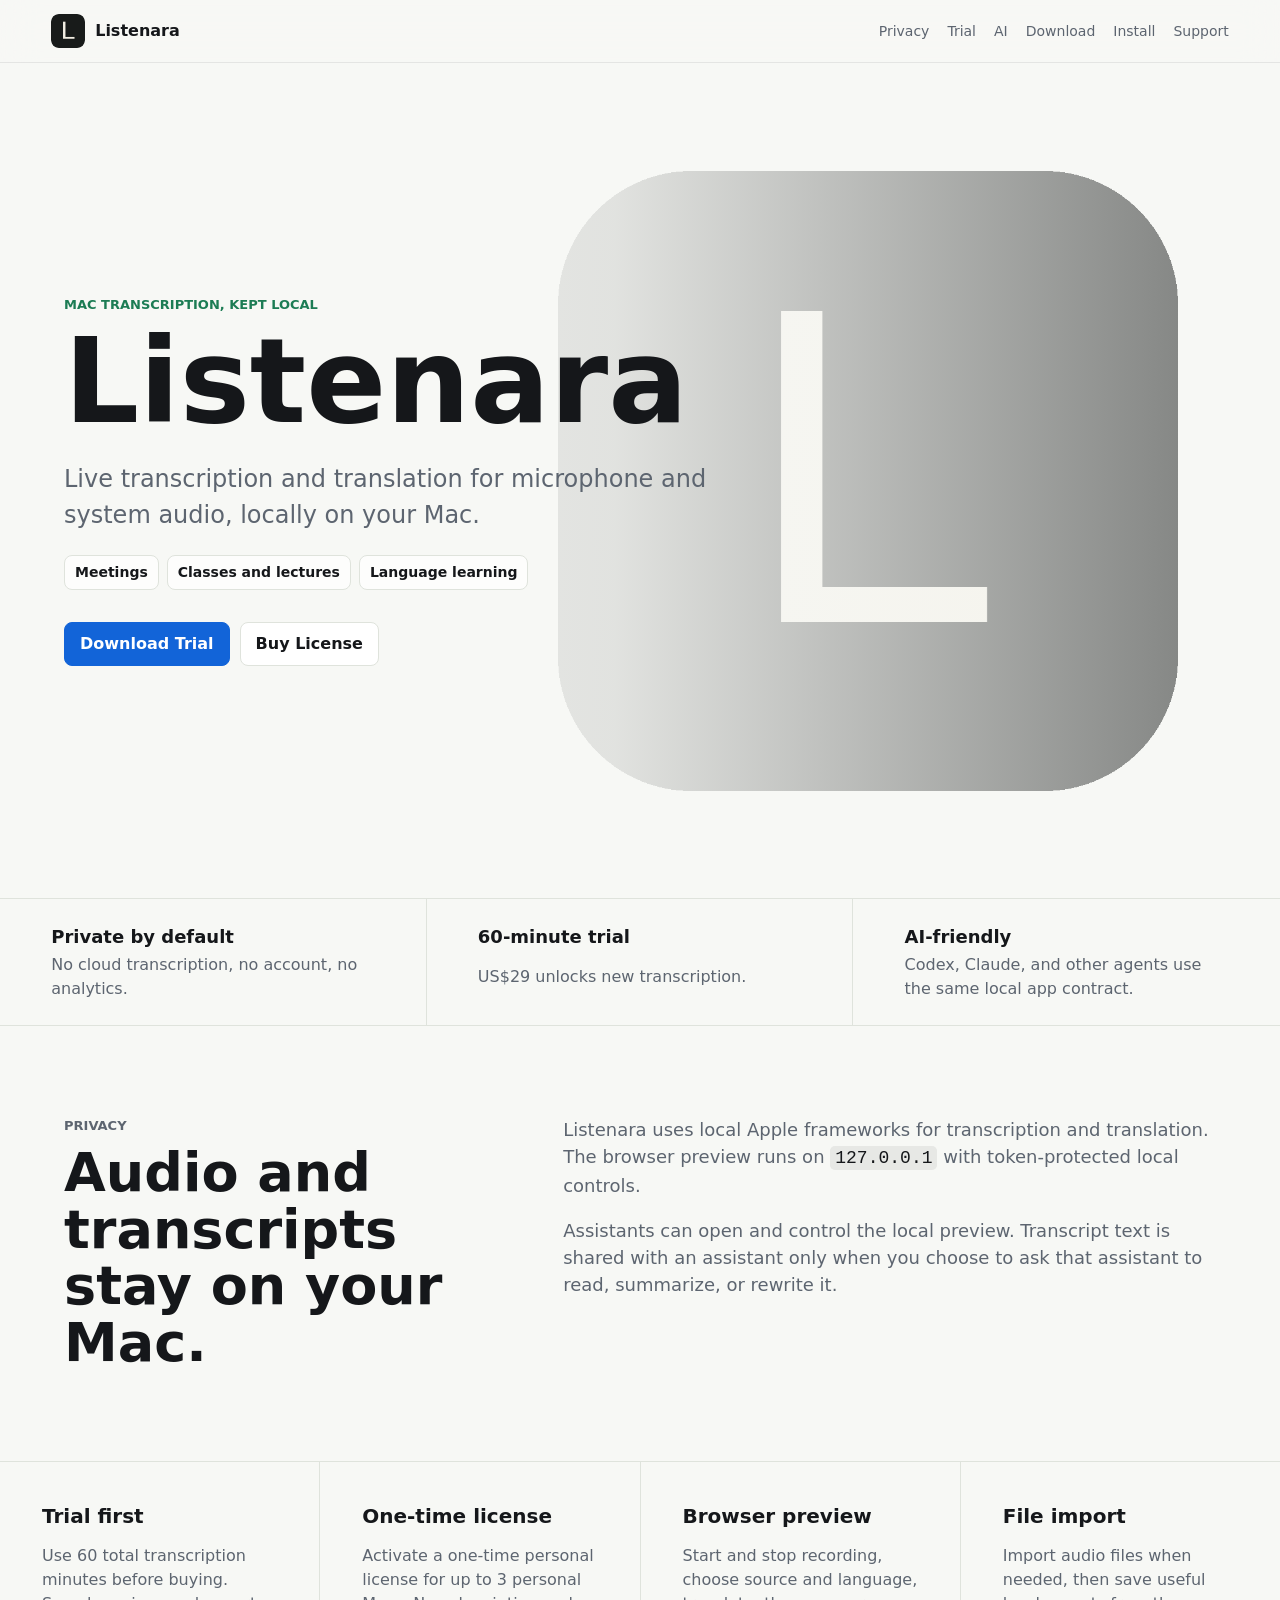
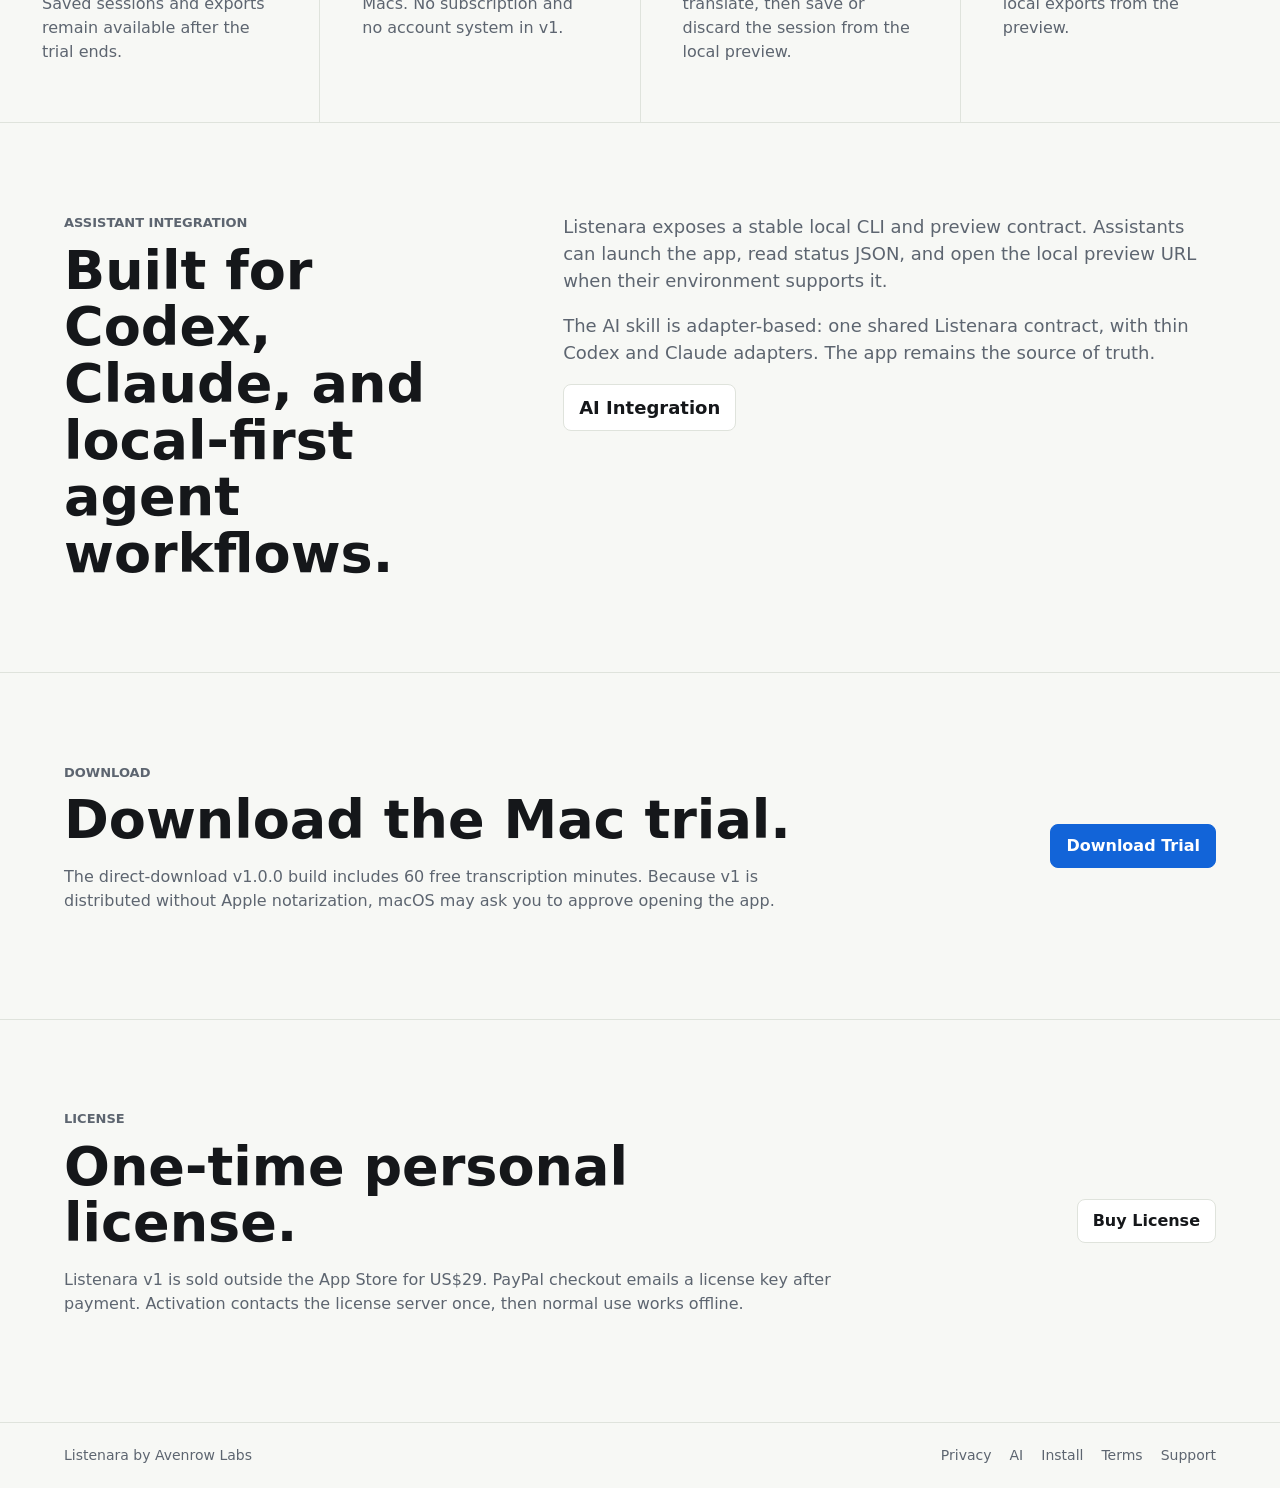
<file: index.html>
<!doctype html>
<html lang="en">
<head>
  <meta charset="utf-8">
  <meta name="viewport" content="width=device-width, initial-scale=1">
  <title>Listenara - Live Local Transcription For Mac</title>
  <meta name="description" content="Listenara gives Mac users live transcription and translation for microphone and system audio, with local processing, a 60-minute trial, and optional AI integration.">
  <link rel="icon" href="assets/listenara-icon.png">
  <link rel="stylesheet" href="styles.css">
</head>
<body>
  <header class="topbar">
    <a class="brand" href="./" aria-label="Listenara home">
      <img src="assets/listenara-icon.png" alt="" width="34" height="34">
      <span>Listenara</span>
    </a>
    <nav aria-label="Primary navigation">
      <a href="#privacy">Privacy</a>
      <a href="#trial">Trial</a>
      <a href="ai.html">AI</a>
      <a href="download.html">Download</a>
      <a href="install.html">Install</a>
      <a href="support.html">Support</a>
    </nav>
  </header>

  <main>
    <section class="hero">
      <div class="hero-copy">
        <p class="eyebrow">Mac transcription, kept local</p>
        <h1>Listenara</h1>
        <p class="lede">Live transcription and translation for microphone and system audio, locally on your Mac.</p>
        <ul class="hero-list" aria-label="Common uses">
          <li>Meetings</li>
          <li>Classes and lectures</li>
          <li>Language learning</li>
        </ul>
        <div class="actions">
          <a class="button primary" href="download.html">Download Trial</a>
          <a class="button" href="download.html#buy">Buy License</a>
        </div>
      </div>
    </section>

    <section class="signal-band" aria-label="Product highlights">
      <div>
        <strong>Private by default</strong>
        <span>No cloud transcription, no account, no analytics.</span>
      </div>
      <div>
        <strong>60-minute trial</strong>
        <span>US$29 unlocks new transcription.</span>
      </div>
      <div>
        <strong>AI-friendly</strong>
        <span>Codex, Claude, and other agents use the same local app contract.</span>
      </div>
    </section>

    <section id="privacy" class="section two-column">
      <div>
        <p class="eyebrow">Privacy</p>
        <h2>Audio and transcripts stay on your Mac.</h2>
      </div>
      <div class="copy">
        <p>Listenara uses local Apple frameworks for transcription and translation. The browser preview runs on <code>127.0.0.1</code> with token-protected local controls.</p>
        <p>Assistants can open and control the local preview. Transcript text is shared with an assistant only when you choose to ask that assistant to read, summarize, or rewrite it.</p>
      </div>
    </section>

    <section id="trial" class="section feature-grid">
      <article>
        <h3>Trial first</h3>
        <p>Use 60 total transcription minutes before buying. Saved sessions and exports remain available after the trial ends.</p>
      </article>
      <article>
        <h3>One-time license</h3>
        <p>Activate a one-time personal license for up to 3 personal Macs. No subscription and no account system in v1.</p>
      </article>
      <article>
        <h3>Browser preview</h3>
        <p>Start and stop recording, choose source and language, translate, then save or discard the session from the local preview.</p>
      </article>
      <article>
        <h3>File import</h3>
        <p>Import audio files when needed, then save useful local exports from the preview.</p>
      </article>
    </section>

    <section id="ai" class="section two-column">
      <div>
        <p class="eyebrow">Assistant Integration</p>
        <h2>Built for Codex, Claude, and local-first agent workflows.</h2>
      </div>
      <div class="copy">
        <p>Listenara exposes a stable local CLI and preview contract. Assistants can launch the app, read status JSON, and open the local preview URL when their environment supports it.</p>
        <p>The AI skill is adapter-based: one shared Listenara contract, with thin Codex and Claude adapters. The app remains the source of truth.</p>
        <a class="button" href="ai.html">AI Integration</a>
      </div>
    </section>

    <section id="download" class="section release-panel">
      <div>
        <p class="eyebrow">Download</p>
        <h2>Download the Mac trial.</h2>
        <p>The direct-download v1.0.0 build includes 60 free transcription minutes. Because v1 is distributed without Apple notarization, macOS may ask you to approve opening the app.</p>
      </div>
      <a class="button primary" href="download.html">Download Trial</a>
    </section>

    <section id="buy" class="section release-panel">
      <div>
        <p class="eyebrow">License</p>
        <h2>One-time personal license.</h2>
        <p>Listenara v1 is sold outside the App Store for US$29. PayPal checkout emails a license key after payment. Activation contacts the license server once, then normal use works offline.</p>
      </div>
      <a class="button" href="download.html#buy">Buy License</a>
    </section>
  </main>

  <footer>
    <span>Listenara by Avenrow Labs</span>
    <nav aria-label="Footer navigation">
      <a href="privacy.html">Privacy</a>
      <a href="ai.html">AI</a>
      <a href="install.html">Install</a>
      <a href="terms.html">Terms</a>
      <a href="support.html">Support</a>
    </nav>
  </footer>
</body>
</html>
</file>
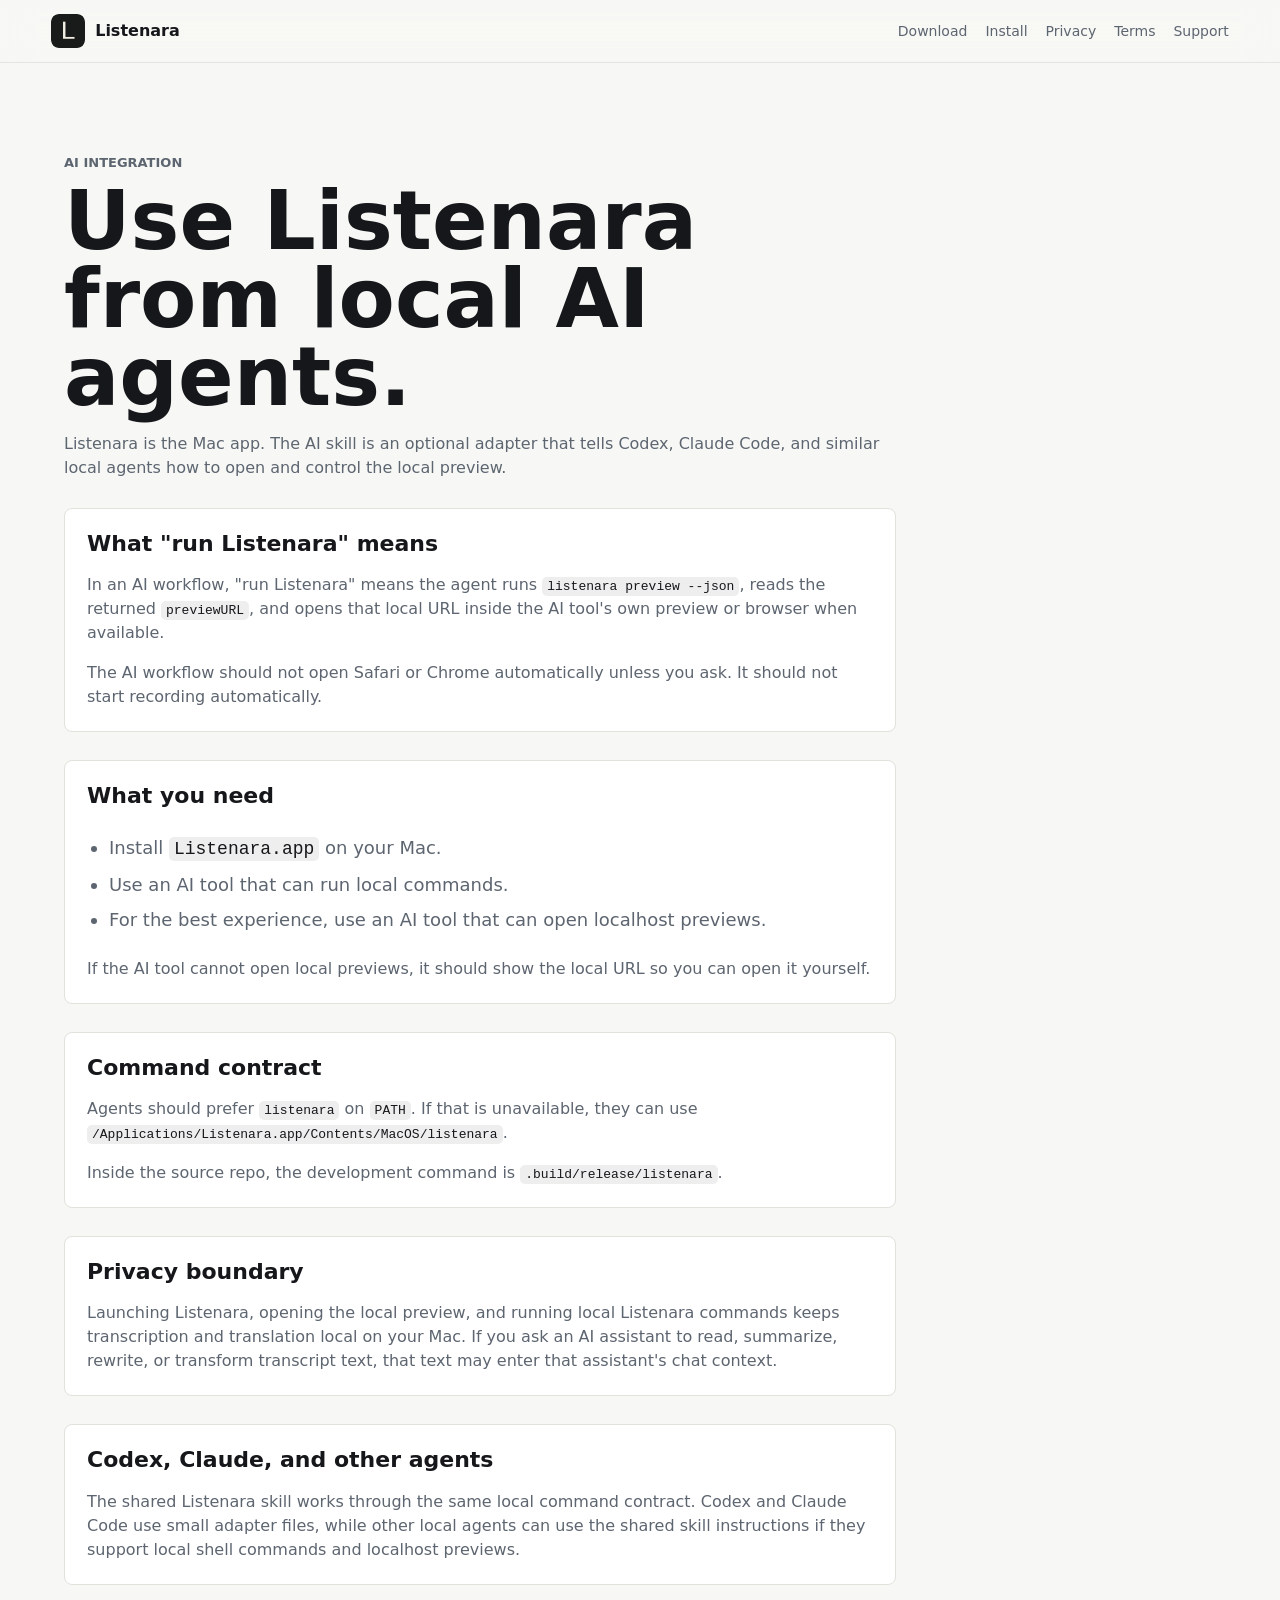
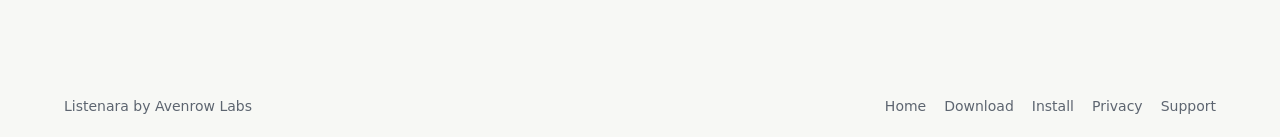
<file: ai.html>
<!doctype html>
<html lang="en">
<head>
  <meta charset="utf-8">
  <meta name="viewport" content="width=device-width, initial-scale=1">
  <title>AI Integration - Listenara</title>
  <meta name="description" content="Use Listenara with Codex, Claude Code, and other local AI agents.">
  <link rel="icon" href="assets/listenara-icon.png">
  <link rel="stylesheet" href="styles.css">
</head>
<body>
  <header class="topbar">
    <a class="brand" href="./" aria-label="Listenara home">
      <img src="assets/listenara-icon.png" alt="" width="34" height="34">
      <span>Listenara</span>
    </a>
    <nav aria-label="Primary navigation">
      <a href="download.html">Download</a>
      <a href="install.html">Install</a>
      <a href="privacy.html">Privacy</a>
      <a href="terms.html">Terms</a>
      <a href="support.html">Support</a>
    </nav>
  </header>

  <main class="page">
    <p class="eyebrow">AI Integration</p>
    <h1>Use Listenara from local AI agents.</h1>
    <p>Listenara is the Mac app. The AI skill is an optional adapter that tells Codex, Claude Code, and similar local agents how to open and control the local preview.</p>

    <section class="support-box">
      <h2>What "run Listenara" means</h2>
      <p>In an AI workflow, "run Listenara" means the agent runs <code>listenara preview --json</code>, reads the returned <code>previewURL</code>, and opens that local URL inside the AI tool's own preview or browser when available.</p>
      <p>The AI workflow should not open Safari or Chrome automatically unless you ask. It should not start recording automatically.</p>
    </section>

    <section class="support-box">
      <h2>What you need</h2>
      <ul class="plain-list">
        <li>Install <code>Listenara.app</code> on your Mac.</li>
        <li>Use an AI tool that can run local commands.</li>
        <li>For the best experience, use an AI tool that can open localhost previews.</li>
      </ul>
      <p>If the AI tool cannot open local previews, it should show the local URL so you can open it yourself.</p>
    </section>

    <section class="support-box">
      <h2>Command contract</h2>
      <p>Agents should prefer <code>listenara</code> on <code>PATH</code>. If that is unavailable, they can use <code>/Applications/Listenara.app/Contents/MacOS/listenara</code>.</p>
      <p>Inside the source repo, the development command is <code>.build/release/listenara</code>.</p>
    </section>

    <section class="support-box">
      <h2>Privacy boundary</h2>
      <p>Launching Listenara, opening the local preview, and running local Listenara commands keeps transcription and translation local on your Mac. If you ask an AI assistant to read, summarize, rewrite, or transform transcript text, that text may enter that assistant's chat context.</p>
    </section>

    <section class="support-box">
      <h2>Codex, Claude, and other agents</h2>
      <p>The shared Listenara skill works through the same local command contract. Codex and Claude Code use small adapter files, while other local agents can use the shared skill instructions if they support local shell commands and localhost previews.</p>
    </section>
  </main>

  <footer>
    <span>Listenara by Avenrow Labs</span>
    <nav aria-label="Footer navigation">
      <a href="./">Home</a>
      <a href="download.html">Download</a>
      <a href="install.html">Install</a>
      <a href="privacy.html">Privacy</a>
      <a href="support.html">Support</a>
    </nav>
  </footer>
</body>
</html>
</file>
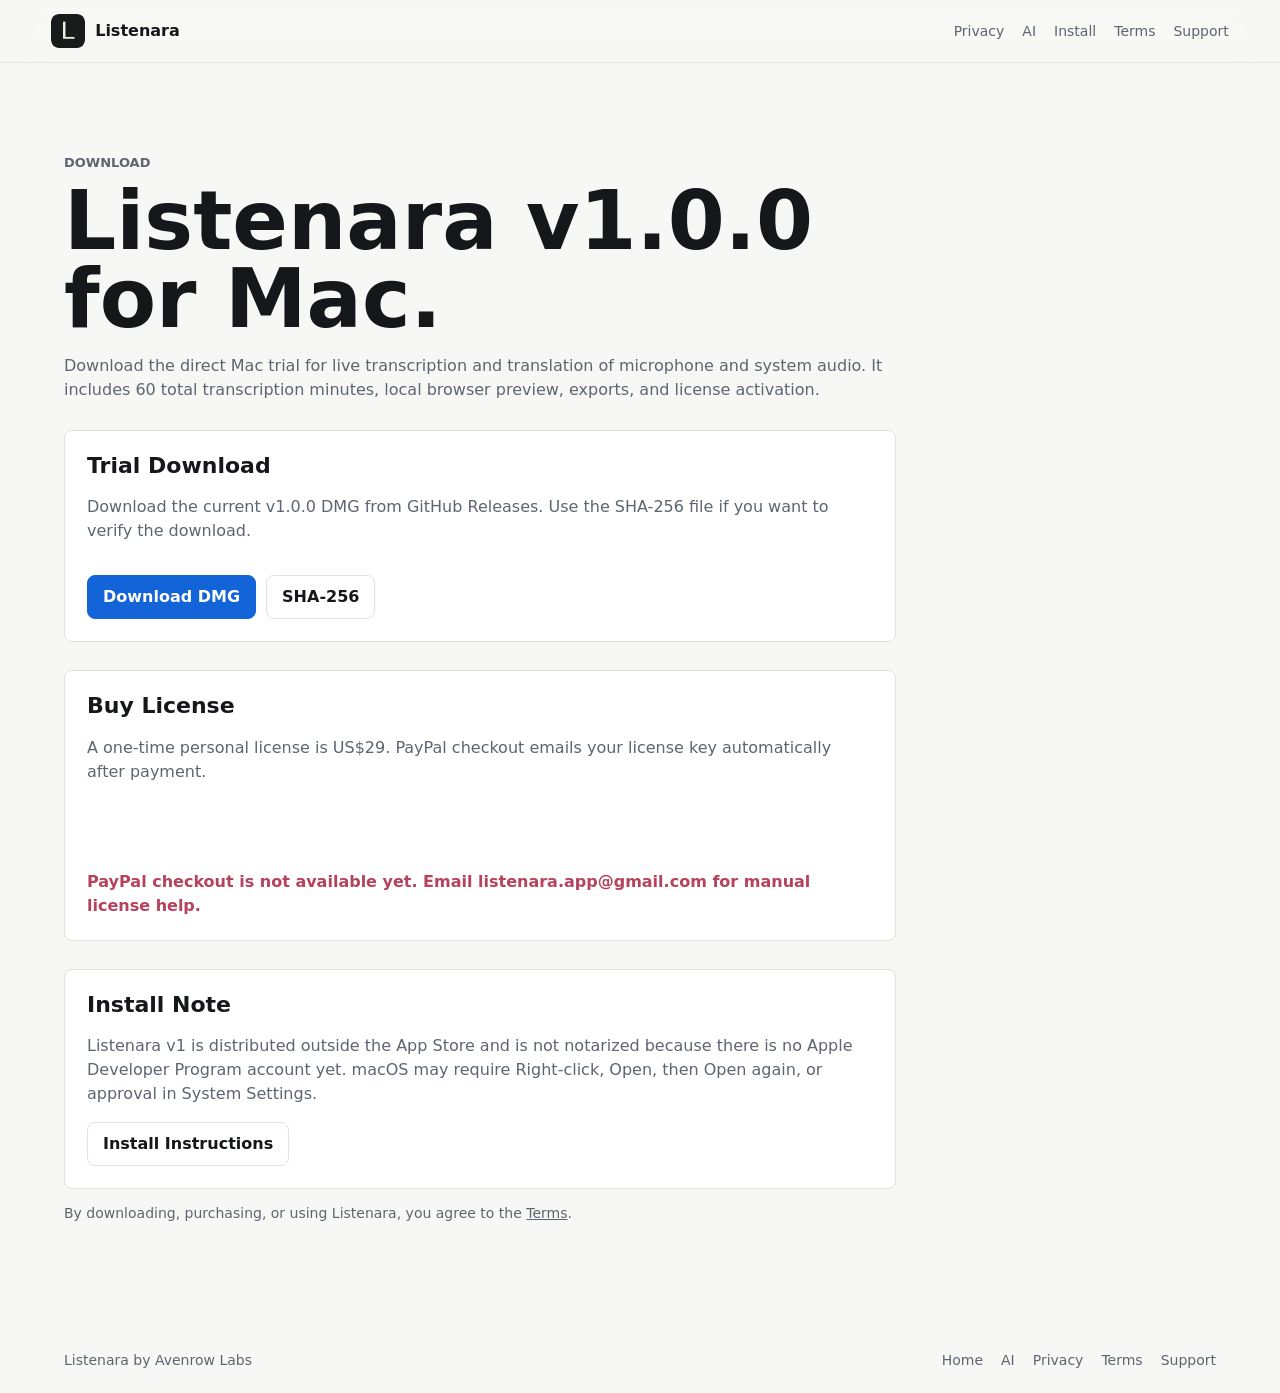
<file: download.html>
<!doctype html>
<html lang="en">
<head>
  <meta charset="utf-8">
  <meta name="viewport" content="width=device-width, initial-scale=1">
  <title>Download - Listenara</title>
  <meta name="description" content="Download Listenara v1.0.0 for Mac and buy a one-time personal license.">
  <link rel="icon" href="assets/listenara-icon.png">
  <link rel="stylesheet" href="styles.css">
</head>
<body>
  <header class="topbar">
    <a class="brand" href="./" aria-label="Listenara home">
      <img src="assets/listenara-icon.png" alt="" width="34" height="34">
      <span>Listenara</span>
    </a>
    <nav aria-label="Primary navigation">
      <a href="./#privacy">Privacy</a>
      <a href="ai.html">AI</a>
      <a href="install.html">Install</a>
      <a href="terms.html">Terms</a>
      <a href="support.html">Support</a>
    </nav>
  </header>

  <main class="page">
    <p class="eyebrow">Download</p>
    <h1>Listenara v1.0.0 for Mac.</h1>
    <p>Download the direct Mac trial for live transcription and translation of microphone and system audio. It includes 60 total transcription minutes, local browser preview, exports, and license activation.</p>

    <section class="support-box">
      <h2>Trial Download</h2>
      <p>Download the current v1.0.0 DMG from GitHub Releases. Use the SHA-256 file if you want to verify the download.</p>
      <div class="actions">
        <a class="button primary" href="https://github.com/Avenrow/listenara.com/releases/download/v1.0.0/Listenara-v1.0.0.dmg">Download DMG</a>
        <a class="button" href="https://github.com/Avenrow/listenara.com/releases/download/v1.0.0/Listenara-v1.0.0.dmg.sha256">SHA-256</a>
      </div>
    </section>

    <section id="buy" class="support-box">
      <h2>Buy License</h2>
      <p>A one-time personal license is US$29. PayPal checkout emails your license key automatically after payment.</p>
      <div id="paypal-button-container" class="paypal-button-container" aria-label="PayPal checkout for Listenara Personal License"></div>
      <p id="checkout-status" class="checkout-status" role="status">Loading PayPal checkout...</p>
      <noscript>
        <p class="launch-note">PayPal checkout requires JavaScript. Email listenara.app@gmail.com for manual license help.</p>
      </noscript>
    </section>

    <section class="support-box">
      <h2>Install Note</h2>
      <p>Listenara v1 is distributed outside the App Store and is not notarized because there is no Apple Developer Program account yet. macOS may require Right-click, Open, then Open again, or approval in System Settings.</p>
      <a class="button" href="install.html">Install Instructions</a>
    </section>

    <p class="legal-note">By downloading, purchasing, or using Listenara, you agree to the <a href="terms.html">Terms</a>.</p>
  </main>

  <footer>
    <span>Listenara by Avenrow Labs</span>
    <nav aria-label="Footer navigation">
      <a href="./">Home</a>
      <a href="ai.html">AI</a>
      <a href="privacy.html">Privacy</a>
      <a href="terms.html">Terms</a>
      <a href="support.html">Support</a>
    </nav>
  </footer>
  <script>
    (() => {
      const workerBaseURL = "https://listenara-license-worker.listenara-app.workers.dev";
      const status = document.getElementById("checkout-status");
      const container = document.getElementById("paypal-button-container");

      function setStatus(message, tone = "") {
        status.textContent = message;
        status.dataset.tone = tone;
      }

      async function fetchJSON(path, options = {}) {
        const response = await fetch(`${workerBaseURL}${path}`, {
          ...options,
          headers: {
            "Content-Type": "application/json",
            ...(options.headers || {})
          }
        });
        const body = await response.json().catch(() => ({}));
        if (!response.ok) {
          throw new Error(body.message || "PayPal checkout is unavailable.");
        }
        return body;
      }

      function loadPayPalSDK(clientID, currency, intent) {
        return new Promise((resolve, reject) => {
          const script = document.createElement("script");
          const params = new URLSearchParams({
            "client-id": clientID,
            currency,
            intent,
            components: "buttons"
          });
          script.src = `https://www.paypal.com/sdk/js?${params.toString()}`;
          script.async = true;
          script.onload = resolve;
          script.onerror = () => reject(new Error("PayPal checkout could not load."));
          document.body.appendChild(script);
        });
      }

      async function startCheckout() {
        try {
          const config = await fetchJSON("/paypal/client-config");
          await loadPayPalSDK(config.clientID, config.currency || "USD", config.intent || "capture");
          if (!window.paypal || !window.paypal.Buttons) {
            throw new Error("PayPal checkout could not start.");
          }
          await window.paypal.Buttons({
            style: {
              layout: "vertical",
              color: "gold",
              shape: "rect",
              label: "pay"
            },
            createOrder: async () => {
              setStatus("Opening secure PayPal checkout...");
              const order = await fetchJSON("/paypal/create-order", {
                method: "POST",
                body: "{}"
              });
              return order.id;
            },
            onApprove: async (data) => {
              setStatus("Capturing payment...");
              await fetchJSON("/paypal/capture-order", {
                method: "POST",
                body: JSON.stringify({ orderID: data.orderID })
              });
              setStatus("Payment complete. Your Listenara license key will be emailed automatically.", "success");
            },
            onCancel: () => {
              setStatus("Checkout canceled. No payment was taken.");
            },
            onError: (error) => {
              console.error(error);
              setStatus("PayPal checkout failed. Please try again or email listenara.app@gmail.com.", "error");
            }
          }).render(container);
          setStatus("Use PayPal to buy a Listenara Personal License for US$29.");
        } catch (error) {
          console.error(error);
          setStatus("PayPal checkout is not available yet. Email listenara.app@gmail.com for manual license help.", "error");
        }
      }

      startCheckout();
    })();
  </script>
</body>
</html>
</file>
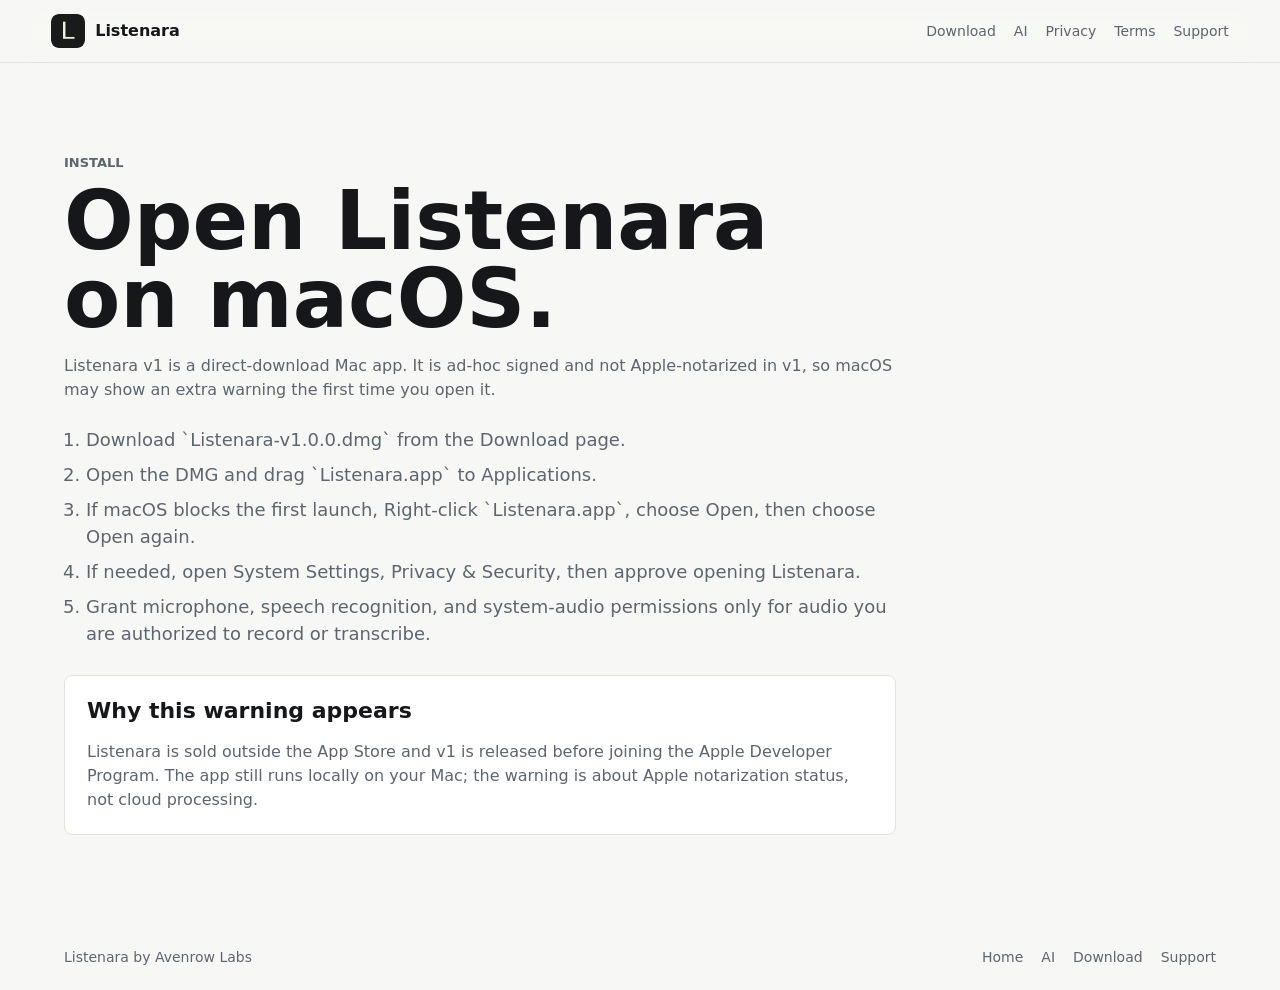
<file: install.html>
<!doctype html>
<html lang="en">
<head>
  <meta charset="utf-8">
  <meta name="viewport" content="width=device-width, initial-scale=1">
  <title>Install - Listenara</title>
  <meta name="description" content="Install Listenara direct-download Mac trial.">
  <link rel="icon" href="assets/listenara-icon.png">
  <link rel="stylesheet" href="styles.css">
</head>
<body>
  <header class="topbar">
    <a class="brand" href="./" aria-label="Listenara home">
      <img src="assets/listenara-icon.png" alt="" width="34" height="34">
      <span>Listenara</span>
    </a>
    <nav aria-label="Primary navigation">
      <a href="download.html">Download</a>
      <a href="ai.html">AI</a>
      <a href="privacy.html">Privacy</a>
      <a href="terms.html">Terms</a>
      <a href="support.html">Support</a>
    </nav>
  </header>

  <main class="page">
    <p class="eyebrow">Install</p>
    <h1>Open Listenara on macOS.</h1>
    <p>Listenara v1 is a direct-download Mac app. It is ad-hoc signed and not Apple-notarized in v1, so macOS may show an extra warning the first time you open it.</p>

    <ol class="plain-list">
      <li>Download `Listenara-v1.0.0.dmg` from the Download page.</li>
      <li>Open the DMG and drag `Listenara.app` to Applications.</li>
      <li>If macOS blocks the first launch, Right-click `Listenara.app`, choose Open, then choose Open again.</li>
      <li>If needed, open System Settings, Privacy & Security, then approve opening Listenara.</li>
      <li>Grant microphone, speech recognition, and system-audio permissions only for audio you are authorized to record or transcribe.</li>
    </ol>

    <section class="support-box">
      <h2>Why this warning appears</h2>
      <p>Listenara is sold outside the App Store and v1 is released before joining the Apple Developer Program. The app still runs locally on your Mac; the warning is about Apple notarization status, not cloud processing.</p>
    </section>
  </main>

  <footer>
    <span>Listenara by Avenrow Labs</span>
    <nav aria-label="Footer navigation">
      <a href="./">Home</a>
      <a href="ai.html">AI</a>
      <a href="download.html">Download</a>
      <a href="support.html">Support</a>
    </nav>
  </footer>
</body>
</html>
</file>
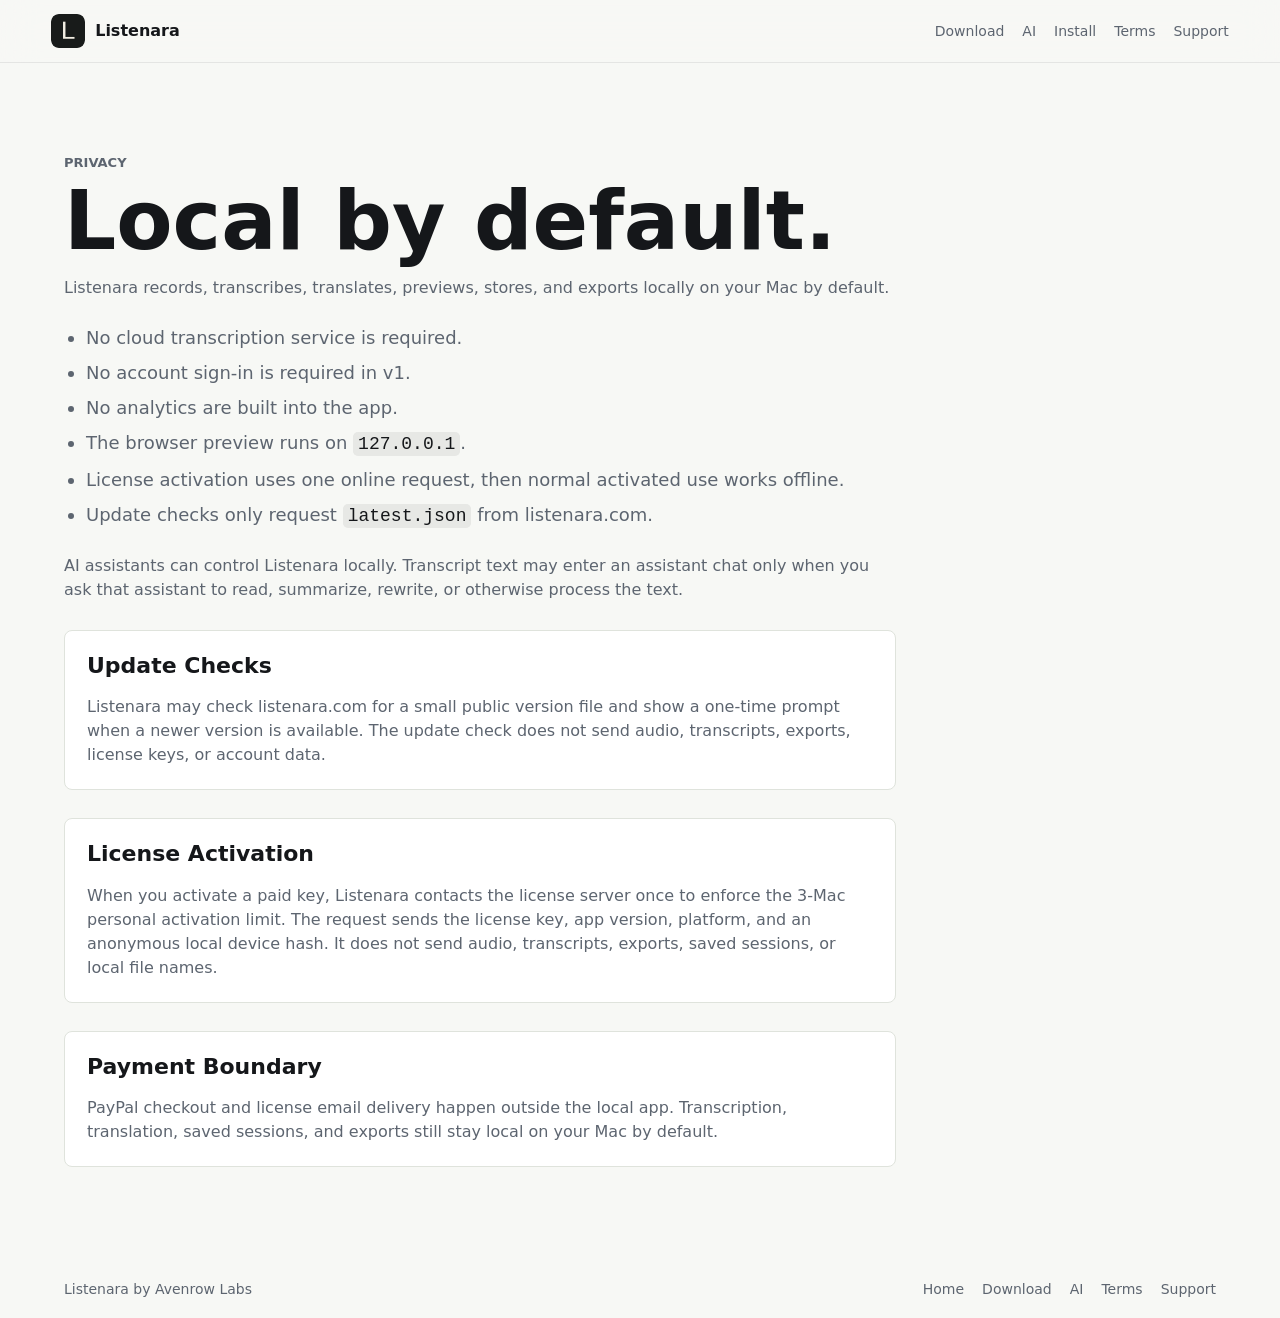
<file: privacy.html>
<!doctype html>
<html lang="en">
<head>
  <meta charset="utf-8">
  <meta name="viewport" content="width=device-width, initial-scale=1">
  <title>Privacy - Listenara</title>
  <meta name="description" content="Listenara privacy summary.">
  <link rel="icon" href="assets/listenara-icon.png">
  <link rel="stylesheet" href="styles.css">
</head>
<body>
  <header class="topbar">
    <a class="brand" href="./">
      <img src="assets/listenara-icon.png" alt="" width="34" height="34">
      <span>Listenara</span>
    </a>
    <nav aria-label="Primary navigation">
      <a href="download.html">Download</a>
      <a href="ai.html">AI</a>
      <a href="install.html">Install</a>
      <a href="terms.html">Terms</a>
      <a href="support.html">Support</a>
    </nav>
  </header>

  <main class="page">
    <p class="eyebrow">Privacy</p>
    <h1>Local by default.</h1>
    <p>Listenara records, transcribes, translates, previews, stores, and exports locally on your Mac by default.</p>
    <ul class="plain-list">
      <li>No cloud transcription service is required.</li>
      <li>No account sign-in is required in v1.</li>
      <li>No analytics are built into the app.</li>
      <li>The browser preview runs on <code>127.0.0.1</code>.</li>
      <li>License activation uses one online request, then normal activated use works offline.</li>
      <li>Update checks only request <code>latest.json</code> from listenara.com.</li>
    </ul>
    <p>AI assistants can control Listenara locally. Transcript text may enter an assistant chat only when you ask that assistant to read, summarize, rewrite, or otherwise process the text.</p>
    <section class="support-box">
      <h2>Update Checks</h2>
      <p>Listenara may check listenara.com for a small public version file and show a one-time prompt when a newer version is available. The update check does not send audio, transcripts, exports, license keys, or account data.</p>
    </section>
    <section class="support-box">
      <h2>License Activation</h2>
      <p>When you activate a paid key, Listenara contacts the license server once to enforce the 3-Mac personal activation limit. The request sends the license key, app version, platform, and an anonymous local device hash. It does not send audio, transcripts, exports, saved sessions, or local file names.</p>
    </section>
    <section class="support-box">
      <h2>Payment Boundary</h2>
      <p>PayPal checkout and license email delivery happen outside the local app. Transcription, translation, saved sessions, and exports still stay local on your Mac by default.</p>
    </section>
  </main>

  <footer>
    <span>Listenara by Avenrow Labs</span>
    <nav aria-label="Footer navigation">
      <a href="./">Home</a>
      <a href="download.html">Download</a>
      <a href="ai.html">AI</a>
      <a href="terms.html">Terms</a>
      <a href="support.html">Support</a>
    </nav>
  </footer>
</body>
</html>
</file>
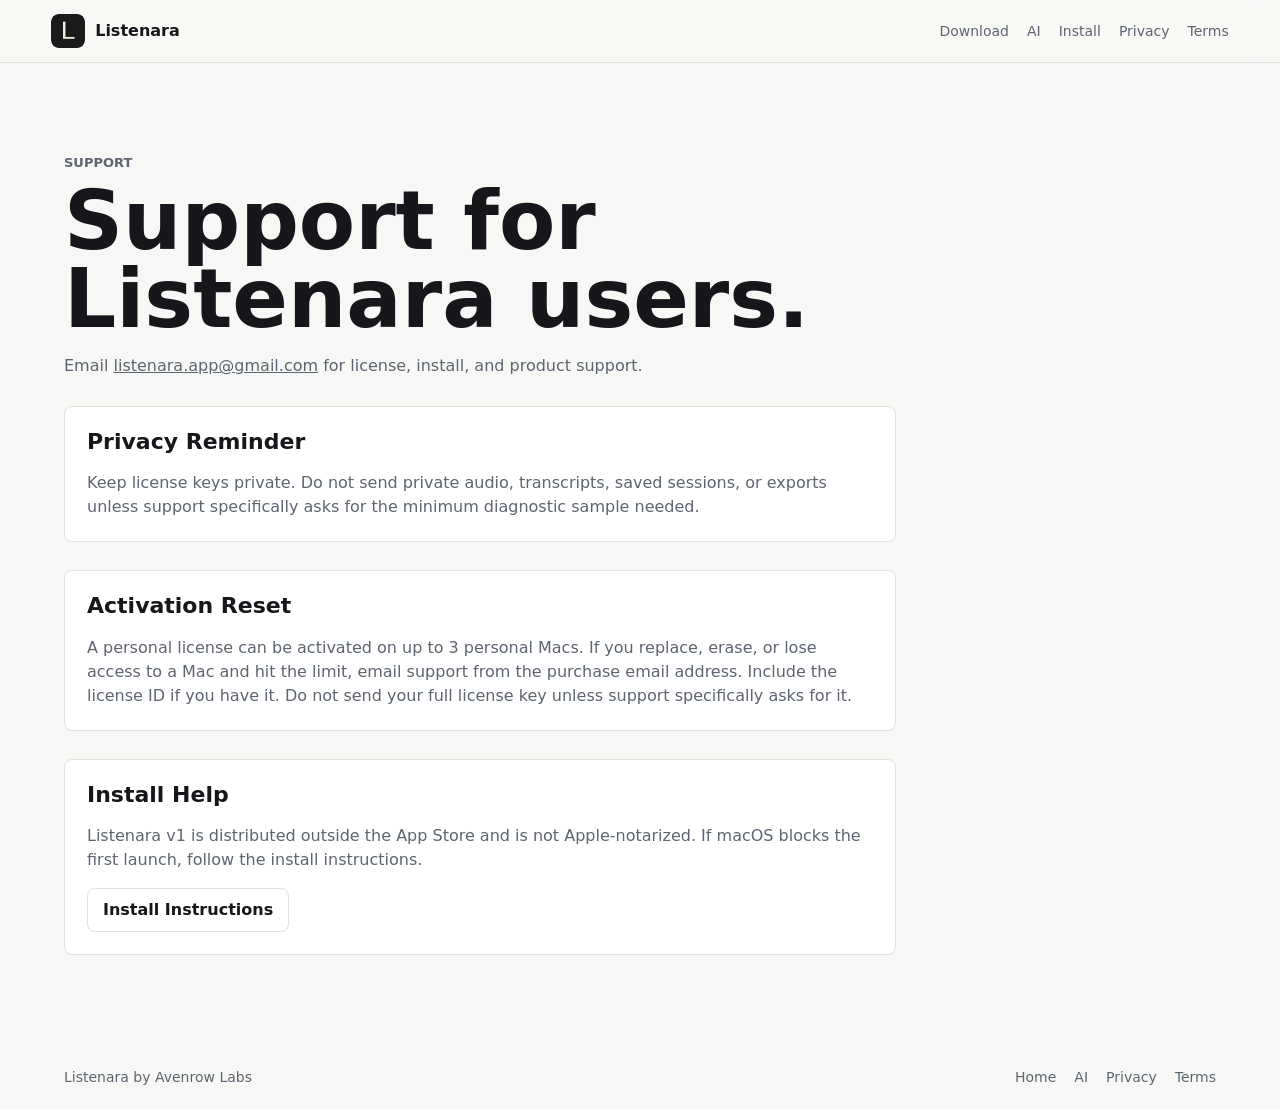
<file: support.html>
<!doctype html>
<html lang="en">
<head>
  <meta charset="utf-8">
  <meta name="viewport" content="width=device-width, initial-scale=1">
  <title>Support - Listenara</title>
  <meta name="description" content="Listenara support information.">
  <link rel="icon" href="assets/listenara-icon.png">
  <link rel="stylesheet" href="styles.css">
</head>
<body>
  <header class="topbar">
    <a class="brand" href="./">
      <img src="assets/listenara-icon.png" alt="" width="34" height="34">
      <span>Listenara</span>
    </a>
    <nav aria-label="Primary navigation">
      <a href="download.html">Download</a>
      <a href="ai.html">AI</a>
      <a href="install.html">Install</a>
      <a href="privacy.html">Privacy</a>
      <a href="terms.html">Terms</a>
    </nav>
  </header>

  <main class="page">
    <p class="eyebrow">Support</p>
    <h1>Support for Listenara users.</h1>
    <p>Email <a href="mailto:listenara.app@gmail.com">listenara.app@gmail.com</a> for license, install, and product support.</p>
    <section class="support-box">
      <h2>Privacy Reminder</h2>
      <p>Keep license keys private. Do not send private audio, transcripts, saved sessions, or exports unless support specifically asks for the minimum diagnostic sample needed.</p>
    </section>
    <section class="support-box">
      <h2>Activation Reset</h2>
      <p>A personal license can be activated on up to 3 personal Macs. If you replace, erase, or lose access to a Mac and hit the limit, email support from the purchase email address. Include the license ID if you have it. Do not send your full license key unless support specifically asks for it.</p>
    </section>
    <section class="support-box">
      <h2>Install Help</h2>
      <p>Listenara v1 is distributed outside the App Store and is not Apple-notarized. If macOS blocks the first launch, follow the install instructions.</p>
      <a class="button" href="install.html">Install Instructions</a>
    </section>
  </main>

  <footer>
    <span>Listenara by Avenrow Labs</span>
    <nav aria-label="Footer navigation">
      <a href="./">Home</a>
      <a href="ai.html">AI</a>
      <a href="privacy.html">Privacy</a>
      <a href="terms.html">Terms</a>
    </nav>
  </footer>
</body>
</html>
</file>
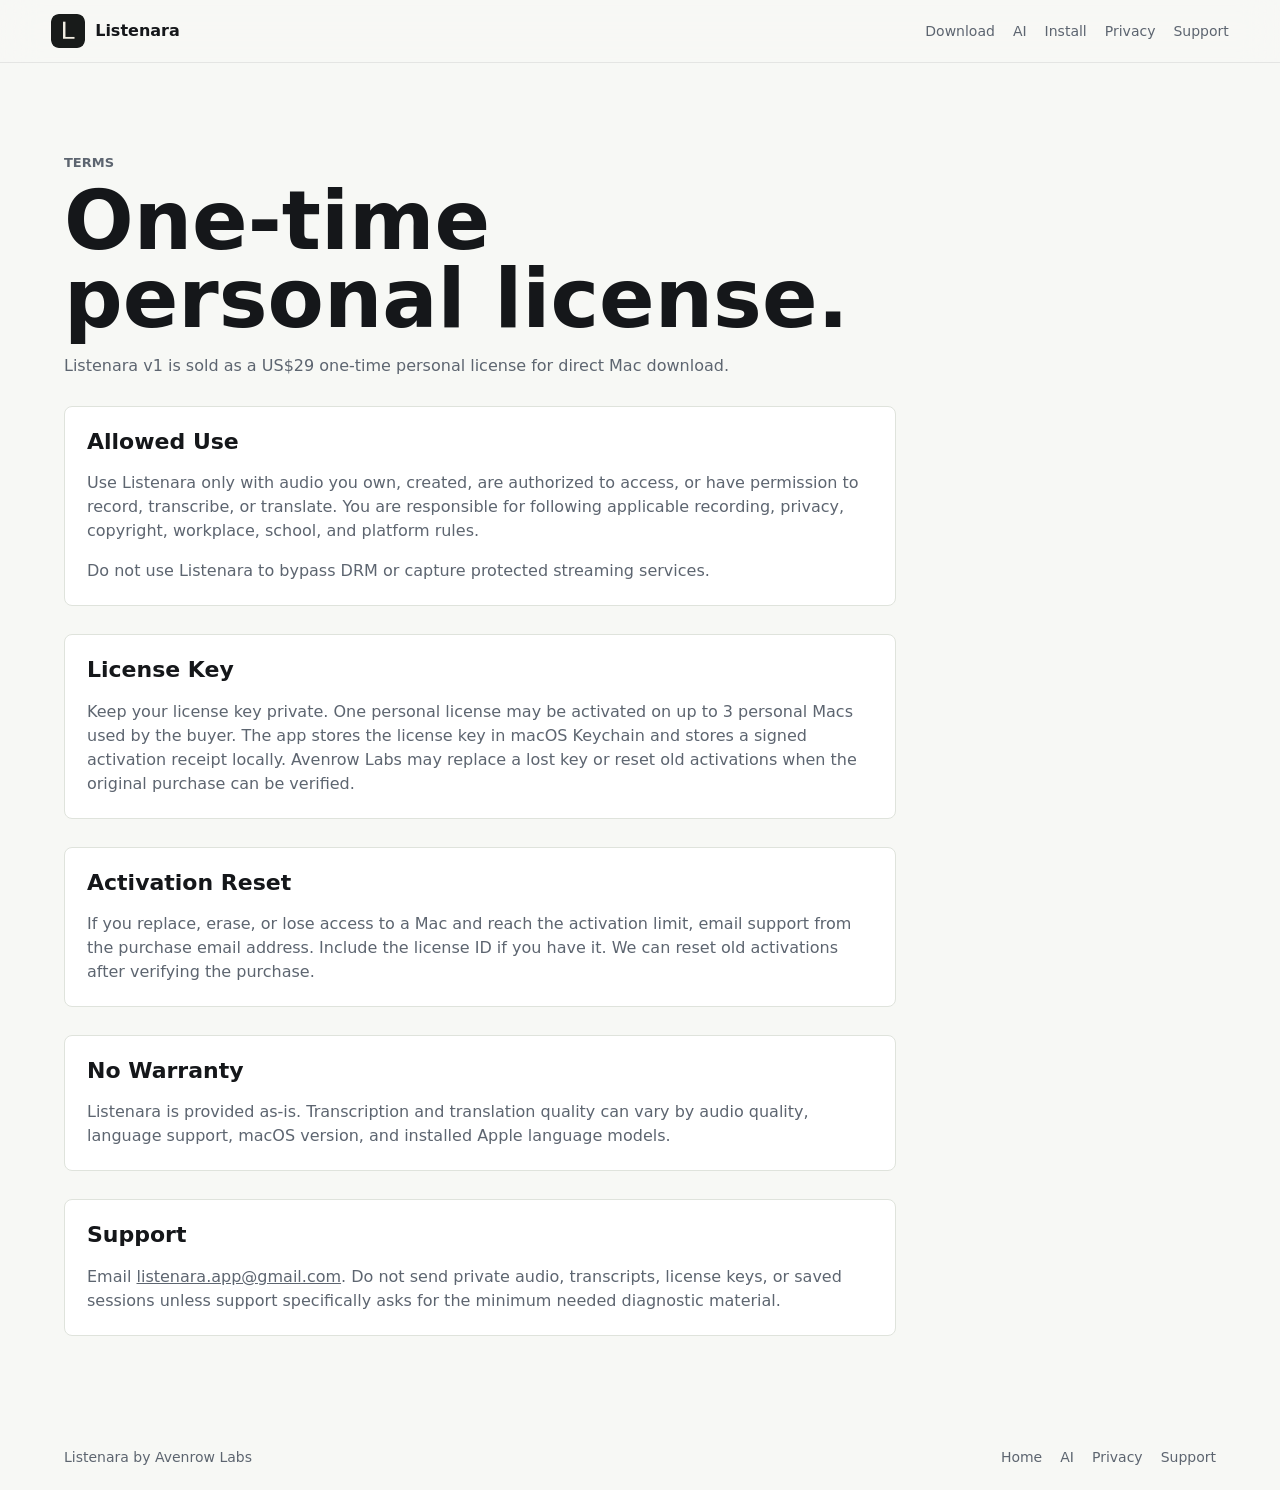
<file: terms.html>
<!doctype html>
<html lang="en">
<head>
  <meta charset="utf-8">
  <meta name="viewport" content="width=device-width, initial-scale=1">
  <title>Terms - Listenara</title>
  <meta name="description" content="Listenara v1 direct-download license terms.">
  <link rel="icon" href="assets/listenara-icon.png">
  <link rel="stylesheet" href="styles.css">
</head>
<body>
  <header class="topbar">
    <a class="brand" href="./" aria-label="Listenara home">
      <img src="assets/listenara-icon.png" alt="" width="34" height="34">
      <span>Listenara</span>
    </a>
    <nav aria-label="Primary navigation">
      <a href="download.html">Download</a>
      <a href="ai.html">AI</a>
      <a href="install.html">Install</a>
      <a href="privacy.html">Privacy</a>
      <a href="support.html">Support</a>
    </nav>
  </header>

  <main class="page">
    <p class="eyebrow">Terms</p>
    <h1>One-time personal license.</h1>
    <p>Listenara v1 is sold as a US$29 one-time personal license for direct Mac download.</p>

    <section class="support-box">
      <h2>Allowed Use</h2>
      <p>Use Listenara only with audio you own, created, are authorized to access, or have permission to record, transcribe, or translate. You are responsible for following applicable recording, privacy, copyright, workplace, school, and platform rules.</p>
      <p>Do not use Listenara to bypass DRM or capture protected streaming services.</p>
    </section>

    <section class="support-box">
      <h2>License Key</h2>
      <p>Keep your license key private. One personal license may be activated on up to 3 personal Macs used by the buyer. The app stores the license key in macOS Keychain and stores a signed activation receipt locally. Avenrow Labs may replace a lost key or reset old activations when the original purchase can be verified.</p>
    </section>

    <section class="support-box">
      <h2>Activation Reset</h2>
      <p>If you replace, erase, or lose access to a Mac and reach the activation limit, email support from the purchase email address. Include the license ID if you have it. We can reset old activations after verifying the purchase.</p>
    </section>

    <section class="support-box">
      <h2>No Warranty</h2>
      <p>Listenara is provided as-is. Transcription and translation quality can vary by audio quality, language support, macOS version, and installed Apple language models.</p>
    </section>

    <section class="support-box">
      <h2>Support</h2>
      <p>Email <a href="mailto:listenara.app@gmail.com">listenara.app@gmail.com</a>. Do not send private audio, transcripts, license keys, or saved sessions unless support specifically asks for the minimum needed diagnostic material.</p>
    </section>
  </main>

  <footer>
    <span>Listenara by Avenrow Labs</span>
    <nav aria-label="Footer navigation">
      <a href="./">Home</a>
      <a href="ai.html">AI</a>
      <a href="privacy.html">Privacy</a>
      <a href="support.html">Support</a>
    </nav>
  </footer>
</body>
</html>
</file>
<file: styles.css>
:root {
  color-scheme: light;
  --bg: #f7f8f5;
  --panel: #ffffff;
  --ink: #15171a;
  --muted: #5d6570;
  --line: #dfe3dc;
  --blue: #1264d8;
  --green: #1c7c54;
  --rose: #b6425d;
  --shadow: 0 22px 70px rgba(21, 23, 26, 0.10);
  font-family: Inter, ui-sans-serif, system-ui, -apple-system, BlinkMacSystemFont, "Segoe UI", sans-serif;
}

* {
  box-sizing: border-box;
}

body {
  margin: 0;
  background: var(--bg);
  color: var(--ink);
  line-height: 1.5;
}

a {
  color: inherit;
}

.topbar {
  position: sticky;
  top: 0;
  z-index: 10;
  display: flex;
  align-items: center;
  justify-content: space-between;
  gap: 20px;
  padding: 14px clamp(18px, 4vw, 56px);
  border-bottom: 1px solid rgba(21, 23, 26, 0.08);
  background: rgba(247, 248, 245, 0.88);
  backdrop-filter: blur(18px);
}

.brand {
  display: inline-flex;
  align-items: center;
  gap: 10px;
  font-weight: 750;
  text-decoration: none;
}

.brand img {
  border-radius: 8px;
}

nav {
  display: flex;
  align-items: center;
  gap: 18px;
  flex-wrap: wrap;
}

nav a {
  color: var(--muted);
  font-size: 14px;
  text-decoration: none;
}

nav a:hover {
  color: var(--ink);
}

.hero {
  min-height: calc(100svh - 64px);
  display: flex;
  align-items: center;
  padding: clamp(28px, 6vw, 88px) clamp(18px, 5vw, 72px);
  border-bottom: 1px solid var(--line);
  background:
    linear-gradient(90deg, rgba(247, 248, 245, 0.98) 0%, rgba(247, 248, 245, 0.9) 48%, rgba(247, 248, 245, 0.42) 100%),
    url("assets/listenara-icon.png") right clamp(18px, 8vw, 120px) center / min(58vw, 620px) auto no-repeat,
    var(--bg);
}

.hero-copy {
  max-width: 760px;
}

.eyebrow {
  margin: 0 0 10px;
  color: var(--green);
  font-size: 13px;
  font-weight: 760;
  text-transform: uppercase;
}

h1,
h2,
h3,
p {
  letter-spacing: 0;
}

h1 {
  margin: 0;
  font-size: clamp(54px, 10vw, 118px);
  line-height: 0.95;
}

h2 {
  margin: 0;
  font-size: clamp(30px, 5vw, 54px);
  line-height: 1.05;
}

h3 {
  margin: 0 0 8px;
  font-size: 20px;
  line-height: 1.2;
}

.lede {
  max-width: 660px;
  margin: 24px 0 0;
  color: var(--muted);
  font-size: clamp(18px, 2.2vw, 24px);
}

.hero-list {
  display: flex;
  flex-wrap: wrap;
  gap: 8px;
  margin: 22px 0 0;
  padding: 0;
  list-style: none;
}

.hero-list li {
  min-height: 34px;
  display: inline-flex;
  align-items: center;
  padding: 6px 10px;
  border: 1px solid var(--line);
  border-radius: 8px;
  background: rgba(255, 255, 255, 0.72);
  color: var(--ink);
  font-size: 14px;
  font-weight: 700;
}

.actions,
.product-actions {
  display: flex;
  gap: 10px;
  flex-wrap: wrap;
}

.actions {
  margin-top: 32px;
}

.button {
  min-height: 42px;
  display: inline-flex;
  align-items: center;
  justify-content: center;
  padding: 9px 15px;
  border: 1px solid var(--line);
  border-radius: 8px;
  background: var(--panel);
  color: var(--ink);
  font-weight: 700;
  text-decoration: none;
}

.button.primary {
  background: var(--blue);
  border-color: var(--blue);
  color: #fff;
}

.button.disabled {
  color: var(--muted);
  cursor: not-allowed;
}

.signal-band {
  display: grid;
  grid-template-columns: repeat(3, minmax(0, 1fr));
  border-bottom: 1px solid var(--line);
}

.signal-band div {
  display: grid;
  gap: 3px;
  min-height: 108px;
  padding: 24px clamp(18px, 4vw, 56px);
  border-right: 1px solid var(--line);
}

.signal-band div:last-child {
  border-right: 0;
}

.signal-band strong {
  font-size: 18px;
}

.signal-band span,
.copy,
.section p,
.page p,
.plain-list {
  color: var(--muted);
}

.section,
.page {
  padding: clamp(42px, 7vw, 94px) clamp(18px, 5vw, 72px);
}

.two-column {
  display: grid;
  grid-template-columns: minmax(250px, 0.8fr) minmax(300px, 1.2fr);
  gap: clamp(24px, 5vw, 80px);
  border-bottom: 1px solid var(--line);
}

.copy {
  max-width: 760px;
  font-size: 18px;
}

.copy p:first-child {
  margin-top: 0;
}

.feature-grid {
  display: grid;
  grid-template-columns: repeat(4, minmax(0, 1fr));
  gap: 1px;
  padding: 0;
  background: var(--line);
  border-bottom: 1px solid var(--line);
}

.feature-grid article {
  min-height: 240px;
  padding: clamp(24px, 4vw, 42px);
  background: var(--bg);
}

.release-panel {
  display: flex;
  align-items: center;
  justify-content: space-between;
  gap: 24px;
  border-bottom: 1px solid var(--line);
}

.release-panel div {
  max-width: 780px;
}

.page {
  max-width: 960px;
  min-height: calc(100svh - 152px);
}

.page h1 {
  font-size: clamp(44px, 8vw, 82px);
}

.plain-list {
  display: grid;
  gap: 8px;
  margin: 24px 0;
  padding-left: 22px;
  font-size: 18px;
}

.support-box {
  margin-top: 28px;
  padding: 22px;
  border: 1px solid var(--line);
  border-radius: 8px;
  background: var(--panel);
}

.support-box h2 {
  font-size: 22px;
  line-height: 1.2;
}

.support-box h2,
.support-box p:last-child {
  margin-bottom: 0;
}

.launch-note {
  color: var(--rose);
  font-weight: 650;
}

.paypal-button-container {
  max-width: 420px;
  min-height: 54px;
  margin-top: 18px;
}

.checkout-status {
  min-height: 24px;
  margin: 14px 0 0;
  font-weight: 650;
}

.checkout-status[data-tone="success"] {
  color: var(--green);
}

.checkout-status[data-tone="error"] {
  color: var(--rose);
}

.legal-note {
  font-size: 14px;
}

code {
  padding: 2px 5px;
  border-radius: 5px;
  background: rgba(21, 23, 26, 0.07);
  color: var(--ink);
}

footer {
  display: flex;
  justify-content: space-between;
  gap: 18px;
  flex-wrap: wrap;
  padding: 22px clamp(18px, 5vw, 72px);
  color: var(--muted);
  font-size: 14px;
}

@media (max-width: 900px) {
  .hero,
  .two-column,
  .signal-band,
  .feature-grid {
    grid-template-columns: 1fr;
  }

  .hero {
    min-height: auto;
    background:
      linear-gradient(180deg, rgba(247, 248, 245, 0.96) 0%, rgba(247, 248, 245, 0.86) 100%),
      url("assets/listenara-icon.png") right -80px top 26px / 300px auto no-repeat,
      var(--bg);
  }

  .signal-band div {
    border-right: 0;
    border-bottom: 1px solid var(--line);
  }

  .feature-grid article {
    min-height: auto;
  }

  .release-panel {
    align-items: flex-start;
    flex-direction: column;
  }
}

@media (max-width: 620px) {
  .topbar {
    align-items: flex-start;
    flex-direction: column;
  }

  nav {
    gap: 12px;
  }

  h1 {
    font-size: clamp(46px, 18vw, 74px);
  }
}
</file>
